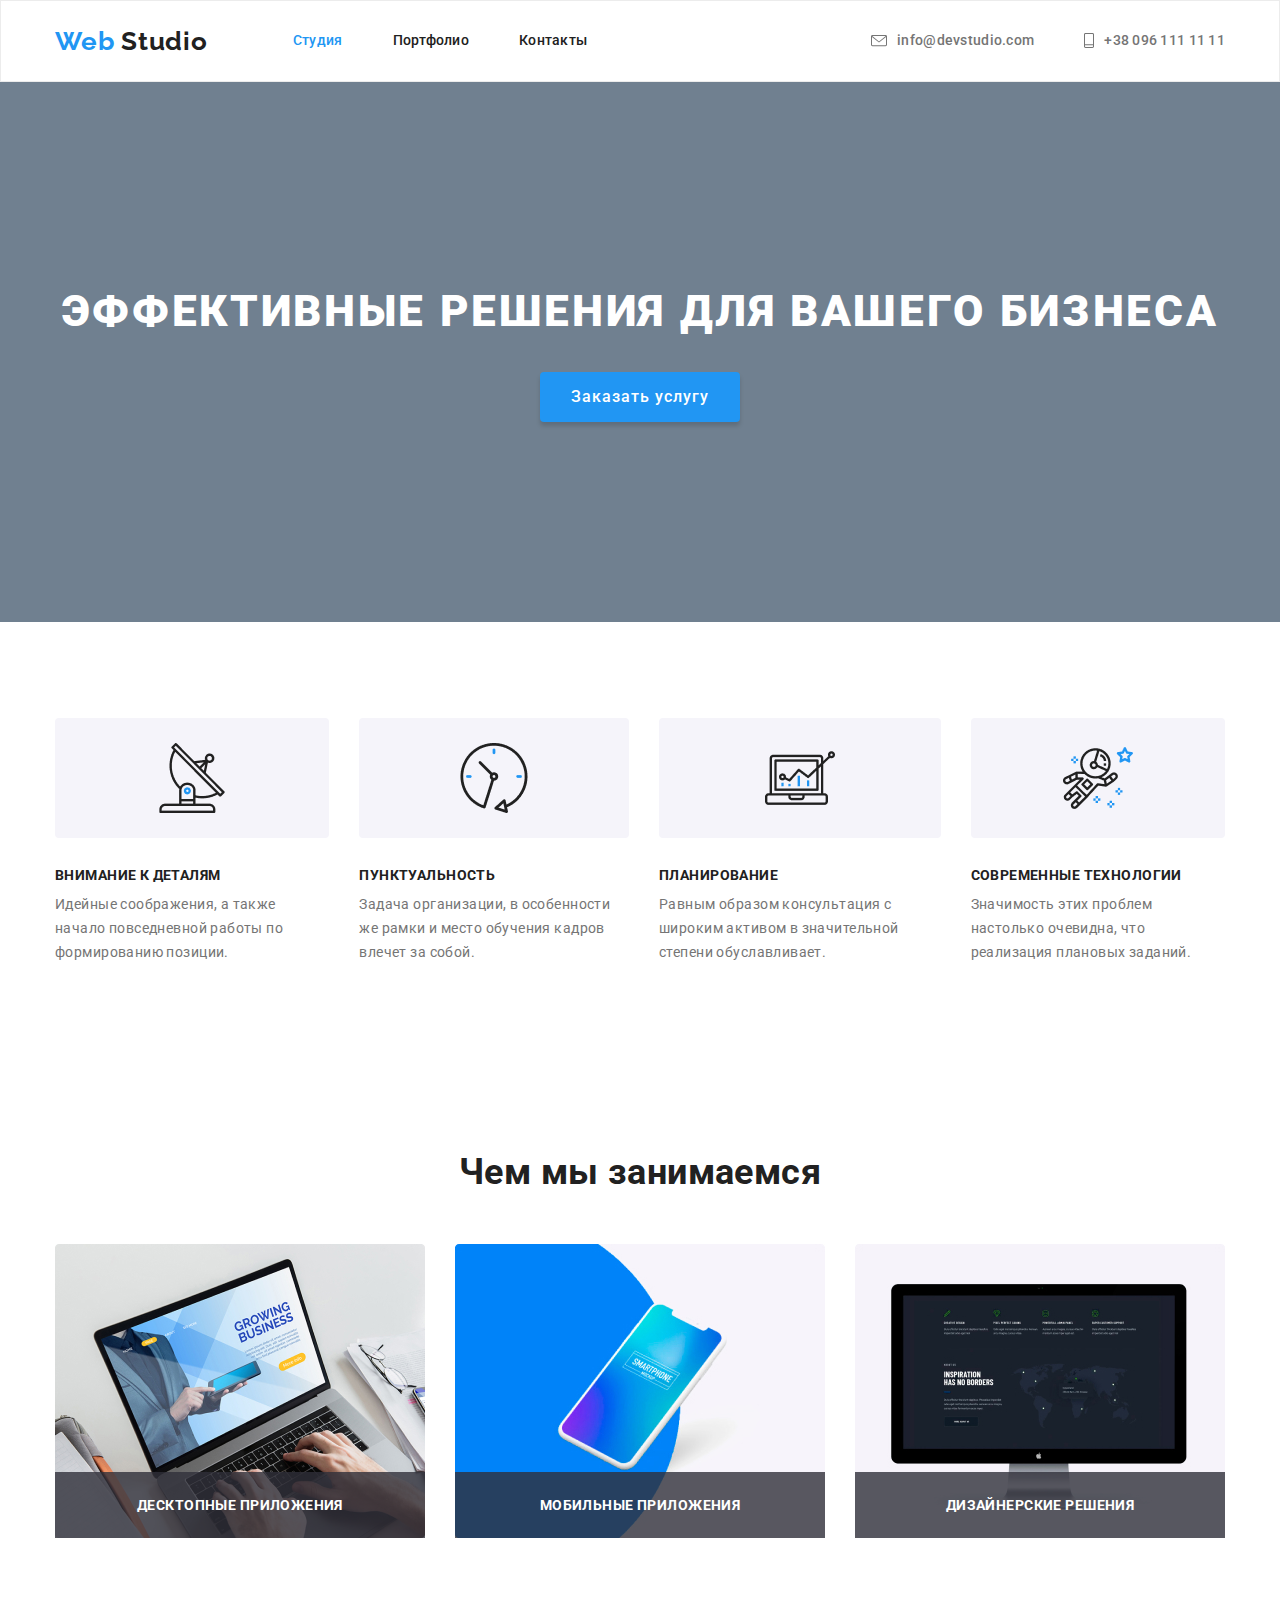
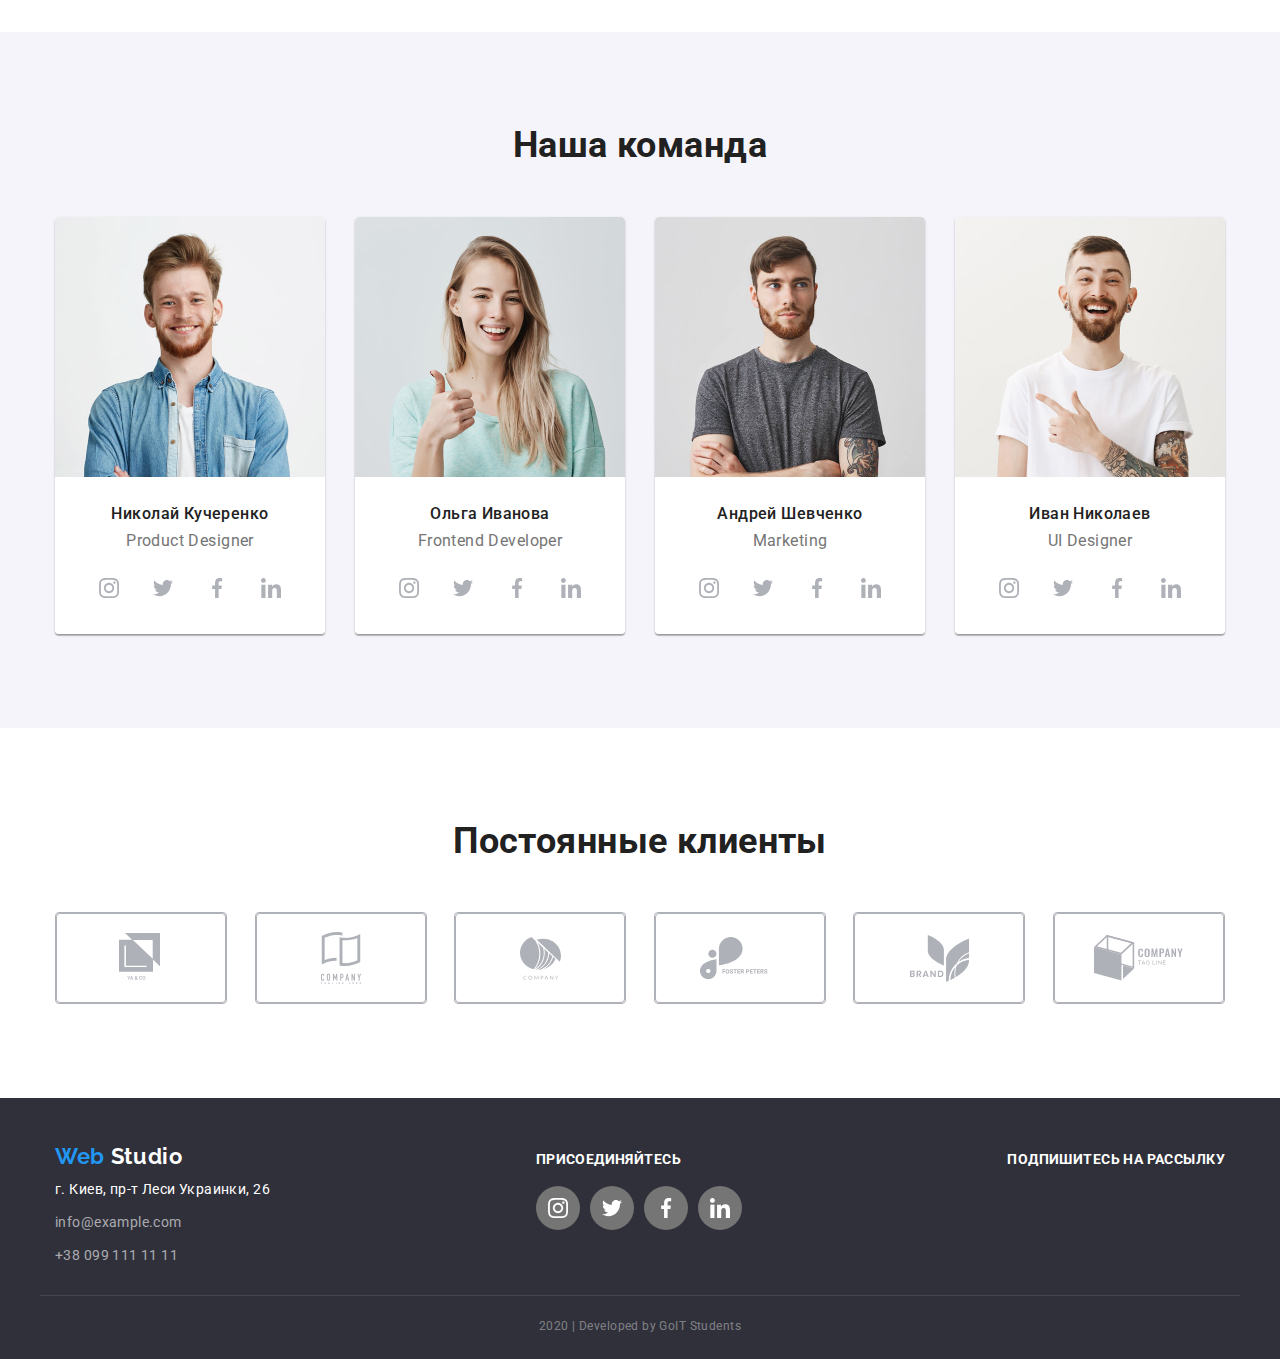
<file: index.html>
<!DOCTYPE html>
<html lang="ru">
  <head>
    <meta charset="UTF-8" />
    <meta name="viewport" content="width=device-width, initial-scale=1.0" />
    <link
      rel="stylesheet"
      href="https://fonts.googleapis.com/css2?family=Raleway:wght@700&family=Roboto:wght@400;500;900&display=swap"
    />
    <link
      rel="stylesheet"
      href="https://cdnjs.cloudflare.com/ajax/libs/modern-normalize/0.6.0/modern-normalize.min.css"
    />
    <link rel="stylesheet" href="./css/styles.css" />
    <title>Web Studio</title>
  </head>
  <body>
    <header>
      <div class="container">
        <p class="logo" id="top"><span class="active">Web</span> Studio</p>
        <nav class="navigation">
          <ul class="nav-list">
            <li class="nav-item active">
              <a href="#">Студия</a>
            </li>
            <li class="nav-item"><a href="./portfolio.html">Портфолио</a></li>
            <li class="nav-item"><a href="#">Контакты</a></li>
          </ul>
        </nav>
        <ul class="contacts-list">
          <li class="contacts-item">
            <a href="mailto:info@devstudio.com"
              ><img src="./images/envelope.svg" alt="Иконка конверта" /> info@devstudio.com</a
            >
          </li>
          <li class="contacts-item">
            <a href="tel:+380961111111"><img src="./images/phone.svg" alt="Иконка телефона" /> +38 096 111 11 11</a>
          </li>
        </ul>
      </div>
    </header>
    <main>
      <!-- Hero -->
      <section class="hero">
        <!-- <img src="https://via.placeholder.com/1600x600" alt="" /> -->
        <h1 class="hero-title">Эффективные решения для вашего бизнеса</h1>
        <button type="button" class="button main">Заказать услугу</button>
      </section>
      <!-- Features -->
      <section class="features">
        <div class="container">
          <h2 class="title">Наши преимущества</h2>
          <!--Спрятать заголовок-->
          <ul class="features-list">
            <li class="features-item">
              <div class="item-image">
                <img src="./images/antenna.png" alt="Изображение антенны" />
              </div>
              <h3 class="item-title">Внимание к деталям</h3>
              <p class="item-text">
                Идейные соображения, а также начало повседневной работы по формированию позиции.
              </p>
            </li>
            <li class="features-item">
              <div class="item-image">
                <img src="./images/clock.png" alt="Изображение часов" />
              </div>
              <h3 class="item-title">Пунктуальность</h3>
              <p class="item-text">
                Задача организации, в особенности же рамки и место обучения кадров влечет за собой.
              </p>
            </li>
            <li class="features-item">
              <div class="item-image">
                <img src="./images/pc.png" alt="Изображение компьютера" />
              </div>
              <h3 class="item-title">Планирование</h3>
              <p class="item-text">
                Равным образом консультация с широким активом в значительной степени обуславливает.
              </p>
            </li>
            <li class="features-item">
              <div class="item-image">
                <img src="./images/spaceman.png" alt="Изображение космонавта" />
              </div>
              <h3 class="item-title">Современные технологии</h3>
              <p class="item-text">
                Значимость этих проблем настолько очевидна, что реализация плановых заданий.
              </p>
            </li>
          </ul>
        </div>
      </section>
      <!-- We do -->
      <section class="we-do">
        <div class="container">
          <h2 class="title">Чем мы занимаемся</h2>
          <ul class="we-do-list">
            <li class="we-do-item">
              <a class="item-link" href="#">
                <div class="item-image"><img src="./images/laptop.jpg" alt="Изображение ноутбука" /></div>
                <h3 class="item-title">Десктопные приложения</h3></a
              >
            </li>
            <li class="we-do-item">
              <a class="item-link" href="#">
                <div class="item-image"><img src="./images/cell-phone.jpg" alt="Изображение телефона" /></div>
                <h3 class="item-title">Мобильные приложения</h3></a
              >
            </li>
            <li class="we-do-item">
              <a class="item-link" href="#">
                <div class="item-image"><img src="./images/imac.jpg" alt="Изображение монитора" /></div>
                <h3 class="item-title">Дизайнерские решения</h3></a
              >
            </li>
          </ul>
        </div>
      </section>
      <!-- Team -->
      <section class="team">
        <div class="container">
          <h2 class="title">Наша команда</h2>
          <ul class="team-list">
            <li class="team-item">
              <div class="team-photo">
                <img src="./images/team-John.jpg" alt="Фото Николая Кучеренко" />
              </div>
              <div class="team-item-info">
                <h3 class="item-title">Николай Кучеренко</h3>
                <p class="item-description" lang="en">Product Designer</p>
                <ul class="social">
                  <li class="social-item">
                    <a href="#"><img src="./images/instagram.svg" alt="Иконка Инстаграм" /></a>
                  </li>
                  <li class="social-item">
                    <a href="#"><img src="./images/twitter.svg" alt="Иконка Твиттер" /></a>
                  </li>
                  <li class="social-item">
                    <a href="#"><img src="./images/facebook.svg" alt="Иконка Фейсбук" /></a>
                  </li>
                  <li class="social-item">
                    <a href="#"><img src="./images/linkedin.svg" alt="Иконка Линкедин" /></a>
                  </li>
                </ul>
              </div>
            </li>
            <li class="team-item">
              <div class="team-photo">
                <img src="./images/team-Marta.jpg" alt="Фото Ольги Ивановой" />
              </div>
              <div class="team-item-info">
                <h3 class="item-title">Ольга Иванова</h3>
                <p class="item-description" lang="en">Frontend Developer</p>
                <ul class="social">
                  <li class="social-item">
                    <a href="#"><img src="./images/instagram.svg" alt="Иконка Инстаграм" /></a>
                  </li>
                  <li class="social-item">
                    <a href="#"><img src="./images/twitter.svg" alt="Иконка Твиттер" /></a>
                  </li>
                  <li class="social-item">
                    <a href="#"><img src="./images/facebook.svg" alt="Иконка Фейсбук" /></a>
                  </li>
                  <li class="social-item">
                    <a href="#"><img src="./images/linkedin.svg" alt="Иконка Линкедин" /></a>
                  </li>
                </ul>
              </div>
            </li>
            <li class="team-item">
              <div class="team-photo">
                <img src="./images/team-Robert.jpg" alt="Фото Андрея Шевченко" />
              </div>
              <div class="team-item-info">
                <h3 class="item-title">Андрей Шевченко</h3>
                <p class="item-description" lang="en">Marketing</p>
                <ul class="social">
                  <li class="social-item">
                    <a href="#"><img src="./images/instagram.svg" alt="Иконка Инстаграм" /></a>
                  </li>
                  <li class="social-item">
                    <a href="#"><img src="./images/twitter.svg" alt="Иконка Твиттер" /></a>
                  </li>
                  <li class="social-item">
                    <a href="#"><img src="./images/facebook.svg" alt="Иконка Фейсбук" /></a>
                  </li>
                  <li class="social-item">
                    <a href="#"><img src="./images/linkedin.svg" alt="Иконка Линкедин" /></a>
                  </li>
                </ul>
              </div>
            </li>
            <li class="team-item">
              <div class="team-photo">
                <img src="./images/team-Martin.jpg" alt="Фото Ивана Николаева" />
              </div>
              <div class="team-item-info">
                <h3 class="item-title">Иван Николаев</h3>
                <p class="item-description" lang="en">UI Designer</p>
                <ul class="social">
                  <li class="social-item">
                    <a href="#"><img src="./images/instagram.svg" alt="Иконка Инстаграм" /></a>
                  </li>
                  <li class="social-item">
                    <a href="#"><img src="./images/twitter.svg" alt="Иконка Твиттер" /></a>
                  </li>
                  <li class="social-item">
                    <a href="#"><img src="./images/facebook.svg" alt="Иконка Фейсбук" /></a>
                  </li>
                  <li class="social-item">
                    <a href="#"><img src="./images/linkedin.svg" alt="Иконка Линкедин" /></a>
                  </li>
                </ul>
              </div>
            </li>
          </ul>
        </div>
      </section>
      <!-- Clients -->
      <section class="clients">
        <div class="container">
          <h2 class="title">Постоянные клиенты</h2>
          <ul class="clients-list">
            <li class="clients-item">
              <a href="#"><img src="./images/logo-yaco.svg" alt="Логотип Компании 1" /></a>
            </li>
            <li class="clients-item">
              <a href="#"><img src="./images/logo-company.svg" alt="Логотип Компании 2" /></a>
            </li>
            <li class="clients-item">
              <a href="#"><img src="./images/logo-company1.svg" alt="Логотип Компании 3" /></a>
            </li>
            <li class="clients-item">
              <a href="#"><img src="./images/logo-foster.svg" alt="Логотип Компании 4" /></a>
            </li>
            <li class="clients-item">
              <a href="#"><img src="./images/logo-brand.svg" alt="Логотип Компании 5" /></a>
            </li>
            <li class="clients-item">
              <a href="#"><img src="./images/logo-6.svg" alt="Логотип Компании 6" /></a>
            </li>
          </ul>
        </div>
      </section>
    </main>
    <footer>
      <div class="container">
        <div>
          <a class="logo" href="#top"><span class="active">Web</span> Studio</a>
          <address class="address">
            <ul class="address-list">
              <li class="address-item">г. Киев, пр-т Леси Украинки, 26</li>
              <li class="address-item">
                <a href="mailto:info@example.com">info@example.com</a>
              </li>
              <li class="address-item">
                <a href="tel:+380991111111">+38 099 111 11 11</a>
              </li>
            </ul>
          </address>
        </div>
        <div class="join-social">
          <p class="join">Присоединяйтесь</p>
          <ul class="social">
            <li class="social-item">
              <a href="#"><img src="./images/f-instagram.svg" alt="Иконка Инстаграм" /></a>
            </li>
            <li class="social-item">
              <a href="#"><img src="./images/f-twitter.svg" alt="Иконка Твиттер" /></a>
            </li>
            <li class="social-item">
              <a href="#"><img src="./images/f-facebook.svg" alt="Иконка Фейсбук" /></a>
            </li>
            <li class="social-item">
              <a href="#"><img src="./images/f-linkedin.svg" alt="Иконка Линкедин" /></a>
            </li>
          </ul>
        </div>
        <div class="join-form">
          <p class="join">Подпишитесь на рассылку</p>
          <!-- <form action="">
                      <input type="email" name="" id="" placeholder="E-mail" />
                      <input type="submit" value="Подписаться" />
                  </form> -->
        </div>
      </div>
      <small class="copy">2020 | Developed by GoIT Students</small>
    </footer>
  </body>
</html>
</file>
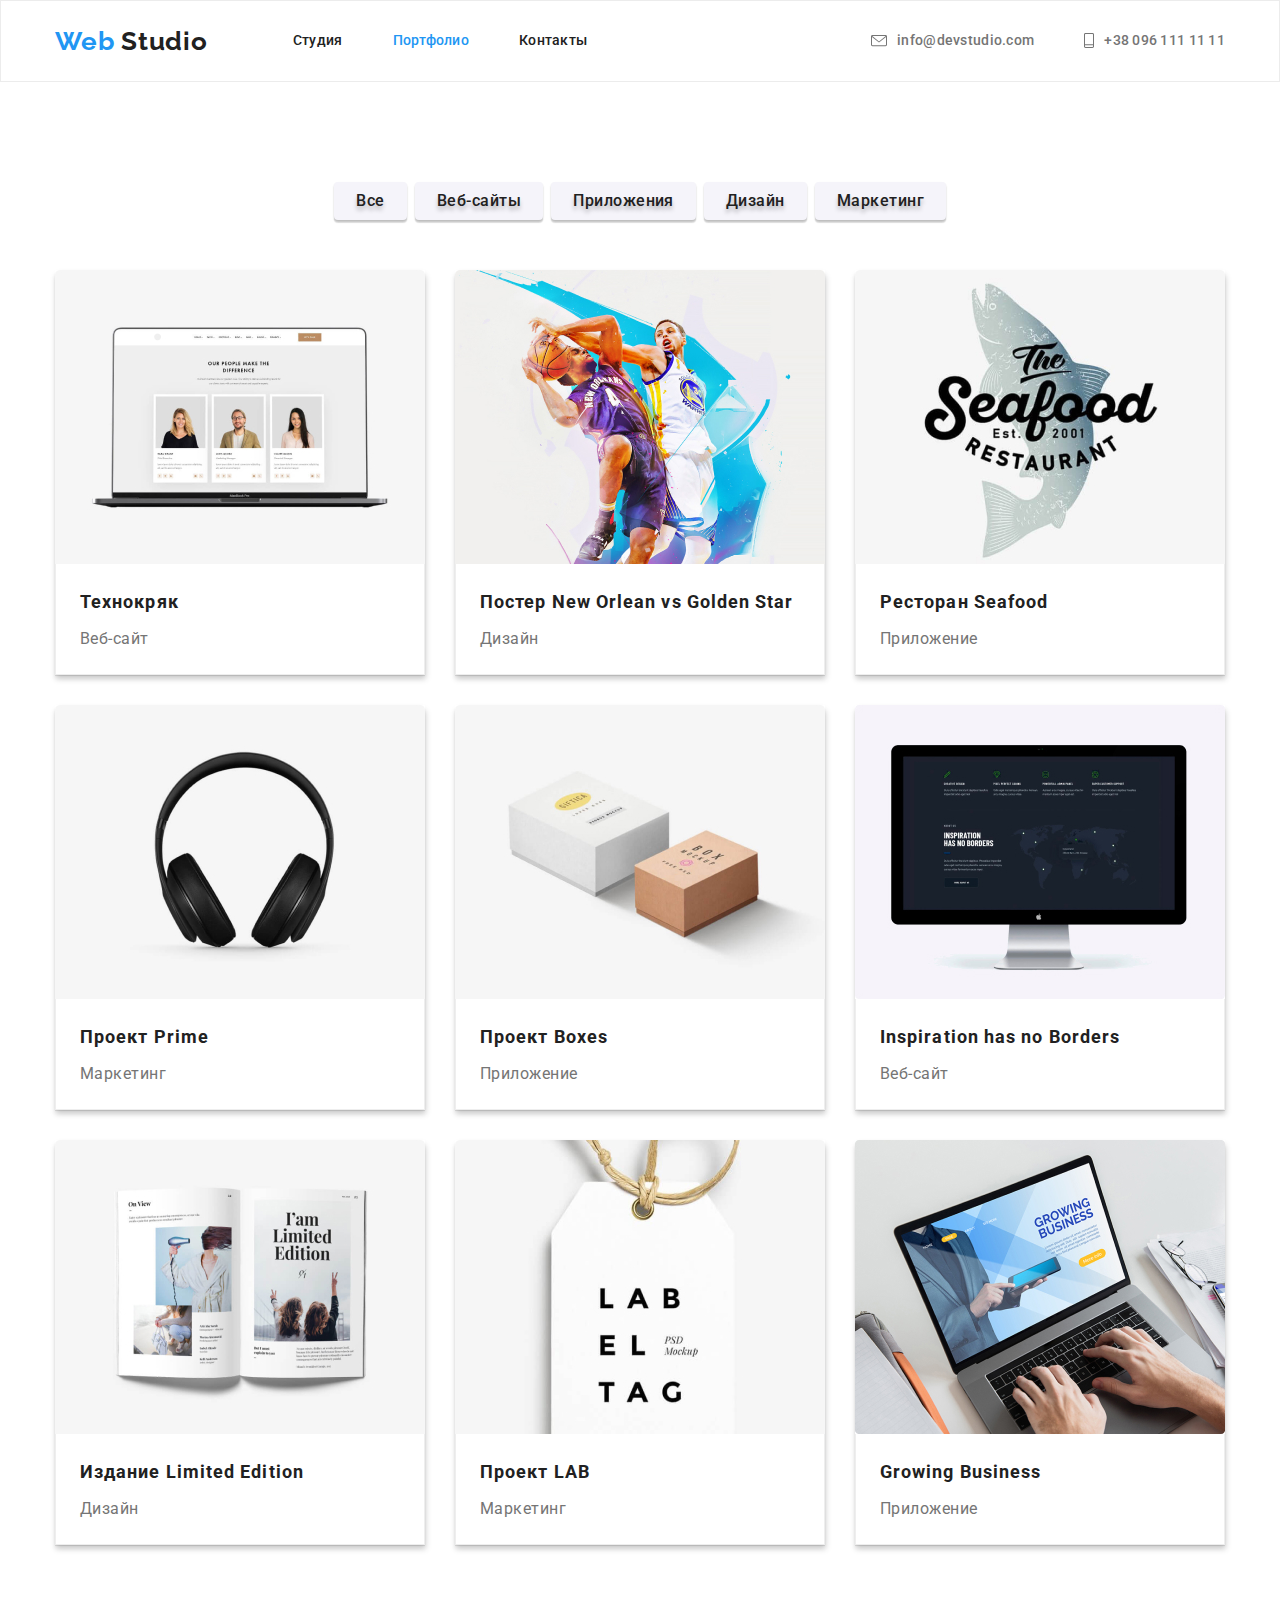
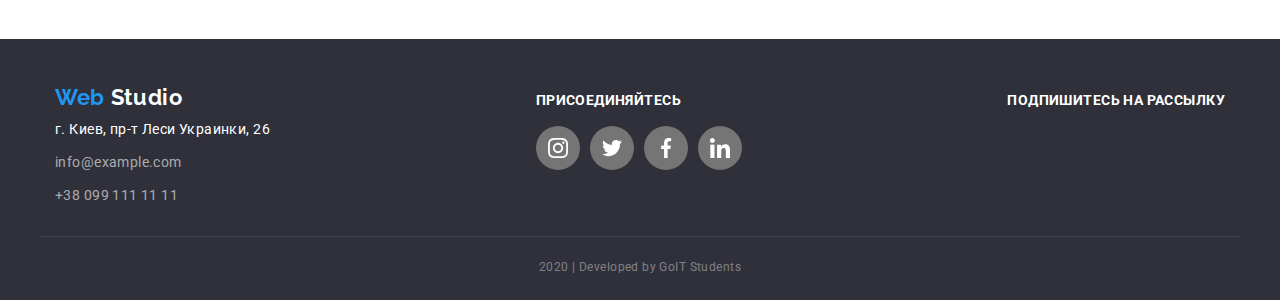
<file: portfolio.html>
<!DOCTYPE html>
<html lang="ru">
  <head>
    <meta charset="UTF-8" />
    <meta name="viewport" content="width=device-width, initial-scale=1.0" />
    <link
      rel="stylesheet"
      href="https://fonts.googleapis.com/css2?family=Raleway:wght@700&family=Roboto:wght@400;500;900&display=swap"
    />
    <link
      rel="stylesheet"
      href="https://cdnjs.cloudflare.com/ajax/libs/modern-normalize/0.6.0/modern-normalize.min.css"
    />
    <link rel="stylesheet" href="./css/styles.css" />
    <title>Портфолио</title>
  </head>
  <body>
    <header>
      <div class="container">
        <a class="logo" id="top" href="./index.html"><span class="active">Web</span> Studio</a>
        <nav class="navigation">
          <ul class="nav-list">
            <li class="nav-item"><a href="./index.html">Студия</a></li>
            <li class="nav-item active"><a href="./portfolio.html">Портфолио</a></li>
            <li class="nav-item"><a href="#">Контакты</a></li>
          </ul>
        </nav>
        <ul class="contacts-list">
          <li class="contacts-item">
            <a href="mailto:info@devstudio.com"
              ><img src="./images/envelope.svg" alt="Иконка конверта" /> info@devstudio.com</a
            >
          </li>
          <li class="contacts-item">
            <a href="tel:+380961111111"><img src="./images/phone.svg" alt="Иконка телефона" /> +38 096 111 11 11</a>
          </li>
        </ul>
      </div>
    </header>
    <main>
      <section class="our-works">
        <div class="container">
          <h1>Наши работы</h1>
          <!-- Скрыть заголовок -->
          <ul class="filters-list">
            <li class="filters-item"><button type="button" class="button shadow">Все</button></li>
            <li class="filters-item"><button type="button" class="button shadow">Веб-сайты</button></li>
            <li class="filters-item"><button type="button" class="button shadow">Приложения</button></li>
            <li class="filters-item"><button type="button" class="button shadow">Дизайн</button></li>
            <li class="filters-item"><button type="button" class="button shadow">Маркетинг</button></li>
          </ul>
          <ul class="works">
            <li class="works-item">
              <a class="item-link" href="#">
                <div class="item-image">
                  <img src="./images/p-laptop.jpg" alt="Изображение ноутбука" />
                </div>
                <div class="item-info">
                  <h2 class="item-title">Технокряк</h2>
                  <p class="filter-type">Веб-сайт</p>
                </div>
                <p class="item-description">
                  Технокряк это современная площадка распространения коронавируса. Компании используют эту платформу для
                  цифрового шпионажа и атак на защищённые сервера конкурентов.
                </p>
              </a>
            </li>
            <li class="works-item">
              <a class="link" href="#">
                <div class="item-image">
                  <img src="./images/p-basket.jpg" alt="Постер New Orlean vs Golden Star" />
                </div>
                <div class="item-info">
                  <h2 class="item-title">Постер New Orlean vs Golden Star</h2>
                  <p class="filter-type">Дизайн</p>
                </div>
                <p class="item-description">
                  Какой-то текст на тему....
                </p>
              </a>
            </li>
            <li class="works-item">
              <a class="link" href="#">
                <div class="item-image">
                  <img src="./images/p-sea.jpg" alt="Изображение лого ресторана" />
                </div>
                <div class="item-info">
                  <h2 class="item-title">Ресторан Seafood</h2>
                  <p class="filter-type">Приложение</p>
                </div>
                <p class="item-description">
                  Какой-то текст на тему...
                </p>
              </a>
            </li>
            <li class="works-item">
              <a class="link" href="#">
                <div class="item-image">
                  <img src="./images/p-headphones.jpg" alt="Изображение наушников" />
                </div>
                <div class="item-info">
                  <h2 class="item-title">Проект Prime</h2>
                  <p class="filter-type">Маркетинг</p>
                </div>
                <p class="item-description">
                  Какой-то текст на тему...
                </p>
              </a>
            </li>
            <li class="works-item">
              <a class="link" href="#">
                <div class="item-image">
                  <img src="./images/p-box.jpg" alt="Изображение коробок" />
                </div>
                <div class="item-info">
                  <h2 class="item-title">Проект Boxes</h2>
                  <p class="filter-type">Приложение</p>
                </div>
                <p class="item-description">
                  Какой-то текст на тему...
                </p>
              </a>
            </li>
            <li class="works-item">
              <a class="link" href="#">
                <div class="item-image">
                  <img src="./images/imac.jpg" alt="Изображение монитора" />
                </div>
                <div class="item-info">
                  <h2 class="item-title">Inspiration has no Borders</h2>
                  <p class="filter-type">Веб-сайт</p>
                  <p class="item-description">
                    Какой-то текст на тему
                  </p>
                </div>
              </a>
            </li>
            <li class="works-item">
              <a class="link" href="#">
                <div class="item-image">
                  <img src="./images/p-book.jpg" alt="Изображение книги" />
                </div>
                <div class="item-info">
                  <h2 class="item-title">Издание Limited Edition</h2>
                  <p class="filter-type">Дизайн</p>
                </div>
                <p class="item-description">
                  Какой-то текст на тему...
                </p>
              </a>
            </li>
            <li class="works-item">
              <a class="link" href="#">
                <div class="item-image">
                  <img src="./images/p-lab.jpg" alt="Изображение логотипа компании" />
                </div>
                <div class="item-info">
                  <h2 class="item-title">Проект LAB</h2>
                  <p class="filter-type">Маркетинг</p>
                </div>
                <p class="item-description">
                  Какой-то текст на тему...
                </p>
              </a>
            </li>
            <li class="works-item">
              <a class="link" href="#">
                <div class="item-image">
                  <img src="./images/laptop.jpg" alt="Изображение ноутбука" />
                </div>
                <div class="item-info">
                  <h2 class="item-title">Growing Business</h2>
                  <p class="filter-type">Приложение</p>
                </div>
                <p class="item-description">
                  Какой-то текст на тему...
                </p>
              </a>
            </li>
          </ul>
        </div>
      </section>
    </main>
    <footer>
      <div class="container">
        <div>
          <a class="logo" href="#top"><span class="active">Web</span> Studio</a>
          <address class="address">
            <ul class="address-list">
              <li class="address-item">г. Киев, пр-т Леси Украинки, 26</li>
              <li class="address-item">
                <a href="mailto:info@example.com">info@example.com</a>
              </li>
              <li class="address-item">
                <a href="tel:+380991111111">+38 099 111 11 11</a>
              </li>
            </ul>
          </address>
        </div>
        <div class="join-social">
          <p class="join">Присоединяйтесь</p>
          <ul class="social">
            <li class="social-item">
              <a href="#"><img src="./images/f-instagram.svg" alt="Иконка Инстаграм" /></a>
            </li>
            <li class="social-item">
              <a href="#"><img src="./images/f-twitter.svg" alt="Иконка Твиттер" /></a>
            </li>
            <li class="social-item">
              <a href="#"><img src="./images/f-facebook.svg" alt="Иконка Фейсбук" /></a>
            </li>
            <li class="social-item">
              <a href="#"><img src="./images/f-linkedin.svg" alt="Иконка Линкедин" /></a>
            </li>
          </ul>
        </div>
        <div class="join-form">
          <p class="join">Подпишитесь на рассылку</p>
          <!-- <form action="">
                      <input type="email" name="" id="" placeholder="E-mail" />
                      <input type="submit" value="Подписаться" />
                  </form> -->
        </div>
      </div>
      <small class="copy">2020 | Developed by GoIT Students</small>
    </footer>
  </body>
</html>
</file>
<file: css/styles.css>
/* цвет основного текста color: #757575;
цвет дополнительгого текста color: #212121; 
цвет активного текста color: #2196F3; */

/* Global CSS*/
:root {
  --main-text-color: #757575;
  --additional-text-color: #212121;
  --active-color: #2196f3;
  --footer-background-color: #2f303a;
}
html {
  box-sizing: border-box;
}
*,
::before,
::after {
  box-sizing: inherit;
}

h1,
h2,
h3,
h4,
h5,
h6,
p {
  margin-top: 0px;
  margin-bottom: 0px;
}
ul {
  list-style: none;
  padding-left: 0px;
  margin: 0px;
}
img {
  display: block;
}

body {
  font-family: 'Roboto', sans-serif;
  color: var(--main-text-color);
  font-size: 14px;
  line-height: 1.71;
  letter-spacing: 0.03em;
}

.container {
  width: 1200px;
  margin-top: 0px;
  margin-bottom: 0px;
  margin-left: auto;
  margin-right: auto;
  padding-top: 93px;
  padding-right: 15px;
  padding-bottom: 94px;
  padding-left: 15px;
}

header .container,
footer .container {
  padding-top: 0px;
  padding-bottom: 0px;
}
/* Social list items */
.social {
  display: flex;
  justify-content: space-between;
}
.social-item a {
  display: block;
  padding: 12px;
  border-radius: 50%;
}
footer .social-item a {
  background-color: var(--main-text-color);
}

.social-item a:hover,
.social-item a:focus {
  background-color: var(--active-color);
}
/* Button */
.button {
  color: var(--additional-text-color);
  font-size: 16px;
  font-weight: 500;
  line-height: 1.87;
  letter-spacing: 0.06em;
  background-color: #f5f4fa;
  cursor: pointer;

  min-width: 200px;
  min-height: 50px;
  border: 1px transparent;
  border-radius: 4px;
  box-shadow: 0px 4px 4px rgba(0, 0, 0, 0.15);
}
.button.main {
  color: #ffffff;
  background-color: var(--active-color);
}

.button:hover,
.button:focus {
  color: #ffffff;
  background-color: var(--active-color);
}

/* Header */
header {
  font-size: 14px;
  line-height: 1.14;
  font-weight: 500;
  letter-spacing: 0.02em;
  border: 1px solid #ececec;
}
header .container {
  display: flex;
  align-items: center;
}
header a {
  text-decoration: none;
}
.logo {
  font-family: 'Raleway', sans-serif;
  color: var(--additional-text-color);
  font-size: 26px;
  font-weight: 700;
  line-height: 1.19;
  letter-spacing: 0.03em;
  margin-right: 85px;
}
.active {
  color: var(--active-color);
}
.nav-list {
  display: flex;
}
.nav-item:not(:last-child) {
  margin-right: 50px;
}
.nav-item a {
  display: block;
  color: var(--additional-text-color);
  padding-top: 32px;
  padding-bottom: 32px;
}
.active a {
  color: var(--active-color);
}
.nav-item a:hover,
.nav-item a:focus {
  color: var(--active-color);
}
.contacts-list {
  display: flex;
  margin-left: auto;
}
.contacts-item:not(:last-child) {
  margin-right: 50px;
}

.contacts-item img {
  margin-right: 10px;
}

.contacts-item a {
  display: flex;
  align-items: center;
  color: var(--main-text-color);
}
.contacts-item a:hover,
.contacts-item a:focus {
  color: var(--active-color);
}
/* Footer */
footer {
  color: #ffffff;
  background-color: var(--footer-background-color);
}
footer .container {
  display: flex;
  align-items: baseline;
  justify-content: space-between;
  border-bottom: 1px solid rgba(255, 255, 255, 0.1);
  padding-top: 45px;
  padding-bottom: 28px;
}

footer a {
  text-decoration: none;
  display: block;
}
footer .logo {
  color: #ffffff;
  font-size: 22px;
  margin-right: 0px;
  margin-bottom: 8px;
}
.address-list li:not(:last-child) {
  margin-bottom: 9px;
}
.address-item {
  font-size: 14px;
  font-style: normal;
}
.address-item a {
  color: rgba(255, 255, 255, 0.6);
}
.address-item a:hover,
.address-item a:focus {
  color: var(--active-color);
}
footer .join {
  font-size: 14px;
  font-weight: 700;
  line-height: 0.87;
  text-transform: uppercase;
  margin-bottom: 20px;
}
footer .social {
  padding: 0;
}
footer .social-item:not(:last-child) {
  margin-right: 10px;
}
.copy {
  display: block;
  font-size: 12px;
  line-height: 2;
  text-align: center;
  color: rgba(255, 255, 255, 0.4);
  padding-top: 18px;
  padding-bottom: 21px;
}

/* HOME PAGE */
/* Hero */
.hero {
  text-align: center;
  padding-top: 200px;
  padding-bottom: 200px;
  background-color: slategray;
}
.hero-title {
  color: #ffffff;
  font-size: 44px;
  line-height: 1.36;
  font-weight: 900;
  letter-spacing: 0.06em;
  text-transform: uppercase;
  margin-bottom: 30px;
}

/* Main */
.title {
  color: var(--additional-text-color);
  font-size: 36px;
  line-height: 1.16;
  font-weight: 700;
  text-align: center;
  margin-bottom: 50px;
}
.item-title {
  color: var(--additional-text-color);
  font-size: 14px;
  line-height: 0.87;
  text-transform: uppercase;
}
.item-text {
  font-size: 14px;
  line-height: 1.71;
}

/* Features */
.features .container {
  padding-top: 54px;
}
.features .title {
  opacity: 0;
  margin-top: 0px;
  margin-bottom: 0px;
}
.features ul {
  list-style-type: none;
}

.features-list {
  display: flex;
}
.features .list-item {
  display: block;
}
.features-item:not(:last-child) {
  margin-right: 30px;
}
.features .item-image {
  background: #f5f4fa;
  border-radius: 4px;
  margin-bottom: 30px;
}
.features .item-image img {
  display: block;
  margin: 0 auto;
  padding-top: 25px;
  padding-bottom: 25px;
}
.features .item-title {
  line-height: 1.14;
  margin-bottom: 10px;
}
.features .item-text {
  text-align: left;
}

/* We do */

.we-do ul {
  list-style-type: none;
}
.we-do a {
  text-decoration: none;
}
.we-do img {
  display: block;
}
.we-do-list {
  display: flex;
  justify-content: space-between;
}
.we-do-item {
  display: block;
  position: relative;
}
.we-do .item-image {
  display: block;
  background-color: unset;
}
.we-do .item-title {
  text-align: center;
  padding-top: 27px;
  padding-bottom: 27px;
  color: #ffffff;
  background-color: rgba(47, 48, 58, 0.8);

  width: 100%;
  position: absolute;
  left: 0px;
  bottom: 0px;

  margin: 0 auto;
}

/* Team */
.team ul {
  list-style: none;
}
.team {
  font-size: 16px;
  text-align: center;
  line-height: 1.19;
  background: #f5f4fa;
}
.team-list {
  display: flex;
  justify-content: space-between;
}
.team-item {
  border-radius: 4px;
  box-shadow: 0px 2px 1px rgba(0, 0, 0, 0.2), 0px 1px 1px rgba(0, 0, 0, 0.14), 0px 1px 3px rgba(0, 0, 0, 0.12);
  overflow: hidden;
}
.team-item-info {
  text-align: center;
  padding: 30px 32px 24px;
  background: #ffffff;
}
.team .item-title {
  font-size: 16px;
  font-weight: 500;
  text-transform: none;
  margin-bottom: 10px;
}
.team .item-description {
  font-size: 16px;
  line-height: 1.19;
  margin-bottom: 16px;
}

/*Clients */
.clients ul {
  list-style-type: none;
}
.clients-list {
  display: flex;
  justify-content: space-between;
}
.clients-item {
  display: block;
  border: 1px solid #afb1b8;
  border-radius: 4px;
}
.clients-item a {
  display: flex;
  align-items: center;
  justify-content: center;
  border: 1px solid #afb1b8;
  border-radius: 4px;
  height: 90px;
  width: 170px;
}

.clients-item a:hover,
.clients-item a:focus {
  border-color: var(--active-color);
}

/* PORTFOLIO PAGE */
/* Main */
.our-works .container {
  padding-top: 72px;
}
.our-works h1 {
  line-height: 1;
  opacity: 0;
}
.our-works a {
  display: block;
  text-decoration: none;
}
.our-works ul {
  list-style: none;
}
.filters-list {
  display: flex;
  justify-content: center;
  text-align: center;
  margin-bottom: 50px;
}
.filters-item {
  min-width: 73px;
}
.filters-item:not(:last-child) {
  margin-right: 8px;
}
.our-works .button {
  margin: 0;
  padding: 6px 22px;
  min-width: 73px;
  min-height: 38px;
  letter-spacing: 0.03em;
  line-height: 1.62;
  cursor: pointer;
  box-shadow: 0px 2px 2px rgba(0, 0, 0, 0.12), 0px 1px 2px rgba(0, 0, 0, 0.08), 0px 3px 1px rgba(0, 0, 0, 0.1);
  border-radius: 4px;
}
.shadow {
  text-shadow: 0px 4px 4px rgba(0, 0, 0, 0.25);
}
.works {
  display: flex;
  flex-wrap: wrap;
  justify-content: space-between;
  margin: -15px;
}
.works-item {
  display: block;
  width: 370px;
  margin: 15px;
  /* margin-bottom: 30px;
  margin-right: 30px; */
  box-shadow: 1px 4px 6px rgba(0, 0, 0, 0.16), 0px 4px 4px rgba(0, 0, 0, 0.06), 0px 1px 1px rgba(0, 0, 0, 0.12);
  border-radius: 5px 5px 0px 0px;

  position: relative;
}
/* .works-item:nth-child(3n) {
  margin-right: 0px;
}
.works-item:nth-last-child(-n + 3) {
  margin-bottom: 0px;
} */
.works-item .item-title {
  text-transform: none;
}
.works-item .item-image {
  background-color: rgba(33, 150, 243, 0.9);
  border-radius: 5px 5px 0px 0px;
}
.item-link {
  text-decoration: none;
}

.item-info {
  border-right: 1px solid #eeeeee;
  border-bottom: 1px solid #eeeeee;
  border-left: 1px solid #eeeeee;
  text-align: left;
  padding: 20px 24px;
}
.our-works .item-title {
  color: var(--additional-text-color);
  font-size: 18px;
  line-height: 2;
  font-weight: 700;
  letter-spacing: 0.06em;
  margin-bottom: 4px;
}
.filter-type {
  color: var(--main-text-color);
  font-size: 16px;
  line-height: 1.87;
  font-weight: 400;
  letter-spacing: 0.03em;
}

.our-works .item-description {
  display: none;
  color: #ffffff;
  font-size: 18px;
  line-height: 1.56;
  width: 100%;
  height: 100%;
  border-radius: 5px 5px 0px 0px;

  padding: 63px 24px;

  /* background: rgba(33, 150, 243, 0.9); */
  /* position: absolute;
  text-align: left;
  top: 0px;
  left: 0px;
  opacity: 0; */
}

/* .works-item:hover img {
  opacity: 0.1;
}
.works-item:hover .item-description {
  opacity: 1;
} */
</file>
